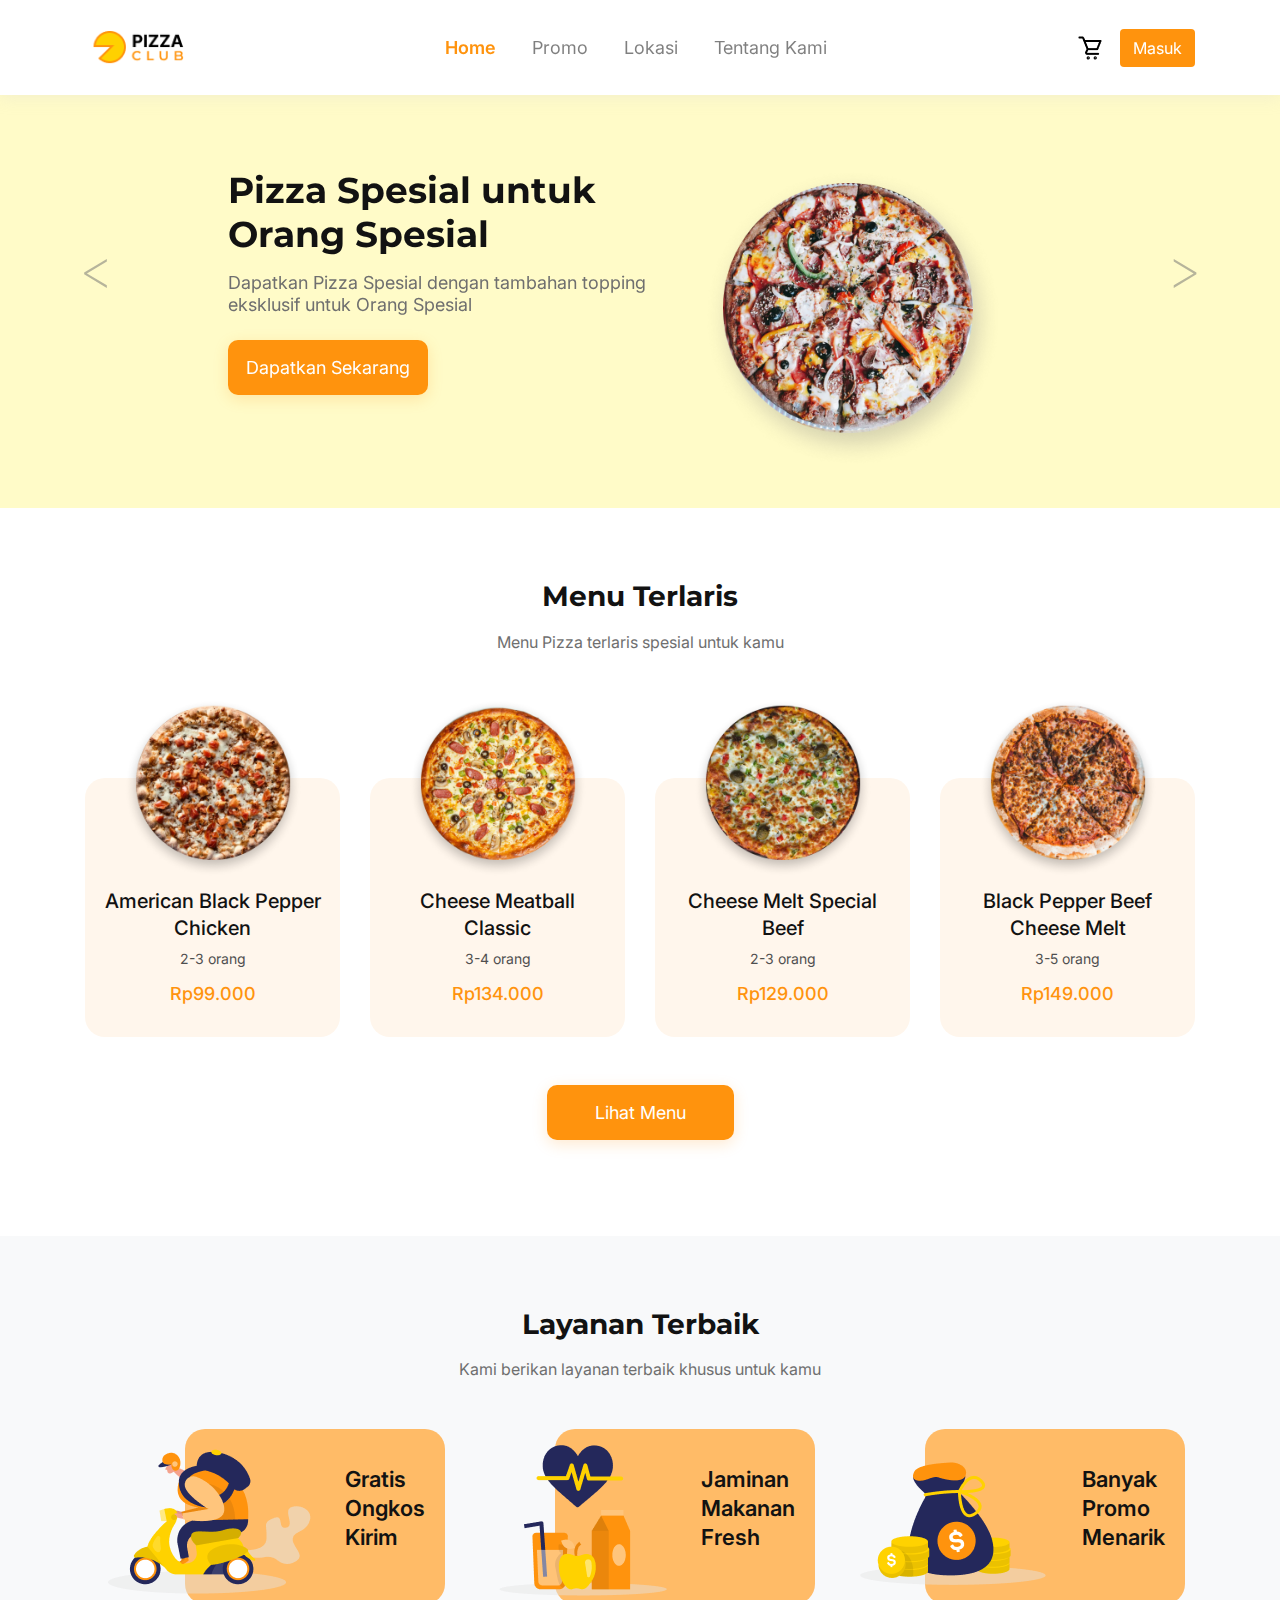
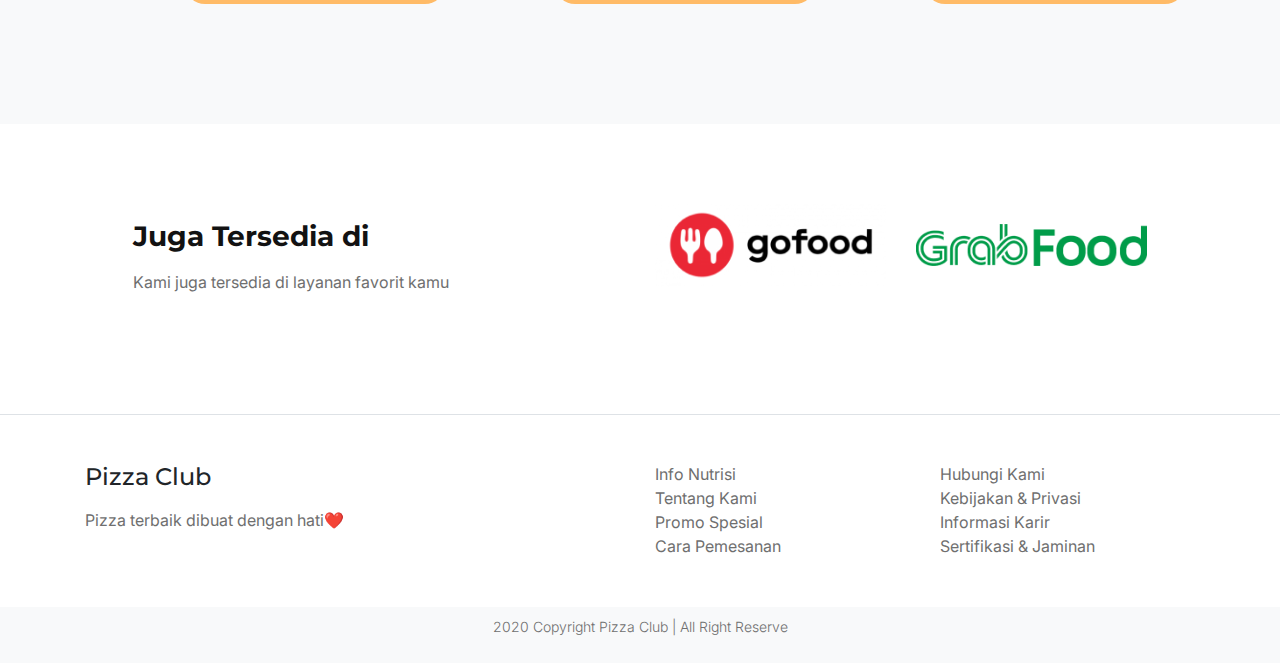
<file: index.html>
<!doctype html>
<html lang="en">
  <head>
    <!-- Required meta tags -->
    <meta charset="utf-8">
    <meta name="viewport" content="width=device-width, initial-scale=1, shrink-to-fit=no">

    <!-- Bootstrap CSS -->
    <link rel="stylesheet" href="css/bootstrap.min.css" >
    <!-- Fontawesome CSS -->
    <link rel="stylesheet" href="css/all.css">
    <!-- Google Fonts -->
    <link rel="preconnect" href="https://fonts.gstatic.com">
    <link href="https://fonts.googleapis.com/css2?family=Inter:wght@300;400;500;600&family=Montserrat:wght@700&display=swap" rel="stylesheet">

    <!-- My CSS -->
    <link rel="stylesheet" href="css/style.css">


    <title>Pizza Club</title>
  </head>
  <body>

    <!-- Navbar -->
    <nav class="navbar navbar-expand-lg navbar-light fixed-top">
        <div class="container">
            <a class="navbar-brand" href="#">
                <img src="assets/img/pizzaclub_logo.png" width="114" class="d-inline-block align-top" alt="" loading="lazy">
            </a>
            <button class="navbar-toggler" type="button" data-toggle="collapse" data-target="#navbarNav" aria-controls="navbarNav" aria-expanded="false" aria-label="Toggle navigation">
            <span class="navbar-toggler-icon"></span>
            </button>
            <div class="collapse navbar-collapse" id="navbarNav">
            <ul class="navbar-nav mx-auto">
                <li class="nav-item active">
                <a class="nav-link" href="index.html">Home</a>
                </li>
                <li class="nav-item">
                <a class="nav-link" href="#">Promo</a>
                </li>
                <li class="nav-item">
                <a class="nav-link" href="#">Lokasi</a>
                </li>
                <li class="nav-item">
                <a class="nav-link" href="#">Tentang Kami</a>
                </li>
            </ul>
            <a href="cart.html">
                <img src="assets/img/ic_cart.png" class="mr-3">
            </a>
            <a class="btn" style="background-color: #FF930D; color: white;" href="#" role="button">Masuk</a>
            </div>
        </div>
      </nav>
    <!-- Akhir Navbar -->

    <!-- Carousel -->
    <div id="carouselExampleControls" class="carousel slide mt-5 pt-5" data-ride="carousel">
        <div class="carousel-inner">
            <div class="container">
                <div class="carousel-item active">
                    <div class="row pt-5 justify-content-center">
                        <div class="col-9 col-sm-7 col-md-5 col-lg-5">
                            <h1 class="mb-3 mt-4">Pizza Spesial untuk Orang Spesial</h1>
                            <p class="mb-4">Dapatkan Pizza Spesial dengan tambahan topping eksklusif untuk Orang Spesial</p>
                            <a href="#" class="btn btn-primary">Dapatkan Sekarang</a>
                        </div>
                        <div class="col-3 col-sm-4 col-md-4 col-lg-4 d-none d-md-block d-sm-block ">
                            <img class="mb-3 mt-4" src="assets/img/pizza-slider1.png" width="300" height="300" alt="">
                        </div>
                    </div>
                </div>
                <div class="carousel-item">
                    <div class="row pt-5 justify-content-center">
                        <div class="col-9 col-sm-7 col-md-5 col-lg-5">
                            <h1 class="mb-3 mt-4">Menu Special Khusus untuk Kamu</h1>
                            <p class="mb-4">Kami menghadirkan menu spesial lainnya untuk menemani santapan dengan Pizza pesananmu</p>
                            <a href="#" class="btn btn-primary">Dapatkan Sekarang</a>
                        </div>
                        <div class="col-3 col-sm-4 col-md-4 col-lg-4 d-none d-md-block d-sm-block ">
                            <img class="mb-3 mt-4" src="assets/img/menu1.png" width="300" height="300" alt="">
                        </div>
                    </div>
                </div>
                <div class="carousel-item">
                    <div class="row pt-5 justify-content-center">
                        <div class="col-9 col-sm-7 col-md-5 col-lg-5">
                            <h1 class="mb-3 mt-4">Makanan Sehat untuk Kebugaran</h1>
                            <p class="mb-4">Jika kamu seorang vegetarian, kami menghadirkan makanan sehat untuk kamu</p>
                            <a href="#" class="btn btn-primary">Dapatkan Sekarang</a>
                        </div>
                        <div class="col-3 col-sm-4 col-md-4 col-lg-4 d-none d-md-block d-sm-block ">
                            <img class="mb-3 mt-4" src="assets/img/menu3.png" width="300" height="300" alt="">
                        </div>
                    </div>
                </div>
            </div>
        </div>
        <a class="carousel-control-prev" href="#carouselExampleControls" role="button" data-slide="prev">
          <span class="carousel-control-prev-icon" aria-hidden="true"></span>
          <span class="sr-only">Previous</span>
        </a>
        <a class="carousel-control-next" href="#carouselExampleControls" role="button" data-slide="next">
          <span class="carousel-control-next-icon" aria-hidden="true"></span>
          <span class="sr-only">Next</span>
        </a>
      </div>
    <!-- Akhir Carousel -->

    <!-- Menu -->
    <section class="menu p-5">
        <div class="container">
            <div class="row">
                <div class="col text-center pt-4">
                    <h2>Menu Terlaris</h2>
                    <p>Menu Pizza terlaris spesial untuk kamu</p>
                </div>
            </div>

            <div class="row">
                <!-- <div class="card-deck"> -->
                    <div class="col-12 col-sm-6 col-md-6 col-lg-3">
                        <div class="card card-menu pr-3 pl-3 pb-3">
                            <div class="top-sec text-center">
                            <a href="details/1.html">
                                <img src="assets/img/pizza1.png" height="180" width="180">
                            </a>
                            </div>
                            <div class="bottom-sec text-center">
                                <a href="details/1.html">
                                    <h5>American Black Pepper Chicken</h5>
                                </a>
                                <p class="person">2-3 orang</p>
                                <p class="price">Rp99.000</p>
                            </div>
                        </div>
                    </div>

                    <div class="col-12 col-sm-6 col-md-6 col-lg-3">
                        <div class="card card-menu pr-3 pl-3 pb-3">
                            <div class="top-sec text-center">
                            <a href="details/2.html">
                                <img src="assets/img/pizza2.png" height="180" width="180">
                            </a>
                            </div>
                            <div class="bottom-sec text-center">
                                <a href="details/2.html">
                                    <h5>Cheese Meatball Classic</h5>
                                </a>
                                <p class="person">3-4 orang</p>
                                <p class="price">Rp134.000</p>
                            </div>
                        </div>
                    </div>

                    <div class="col-12 col-sm-6 col-md-6 col-lg-3">
                        <div class="card card-menu pr-3 pl-3 pb-3">
                            <div class="top-sec text-center">
                            <a href="details/3.html">
                                <img src="assets/img/pizza3.png" height="180" width="180">
                            </a>
                            </div>
                            <div class="bottom-sec text-center">
                                <a href="details/3.html">
                                    <h5>Cheese Melt Special Beef</h5>
                                </a>
                                <p class="person">2-3 orang</p>
                                <p class="price">Rp129.000</p>
                            </div>
                        </div>
                    </div>

                    <div class="col-12 col-sm-6 col-md-6 col-lg-3">
                        <div class="card card-menu pr-3 pl-3 pb-3">
                            <div class="top-sec text-center">
                            <a href="details/4.html">
                                <img src="assets/img/pizza4.png" height="180" width="180">
                            </a>
                            </div>
                            <div class="bottom-sec text-center">
                                <a href="details/4.html">
                                    <h5>Black Pepper Beef Cheese Melt</h5>
                                </a>
                                <p class="person">3-5 orang</p>
                                <p class="price">Rp149.000</p>
                            </div>
                        </div>
                    </div>
                <!-- </div> -->
            </div>

            <div class="row justify-content-center">
                <div class="col-12 text-center pt-4 mt-4">
                    <a href="#" class="btn btn-primary px-5">Lihat Menu</a>
                </div>
            </div>

        </div>
    </section>

    <!-- End of Menu -->

    <!-- Layanan -->
    <section class="layanan bg-light p-5 mt-5 justify-content-center">
        <div class="container justify-content-center">
            <div class="row text-center">
                <div class="col text-center pt-4">
                    <h2>Layanan Terbaik</h2>
                    <p>Kami berikan layanan terbaik khusus untuk kamu</p>
                </div>
            </div>

            <div class="row no-gutters pt-4 pb-4">
                <div class="col-12 col-sm-12 col-md-12 col-lg-4 mb-5">
                    <div class="card card-layanan" style="max-width: 260px;">
                        <div class="row no-gutters align-items-center">
                          <div class="col-2">
                            <img src="assets/img/services1.png" class="left-sec" >
                          </div>
                          <div class="col-10">
                            <div class="card-body float-right align-content-end">
                                <p>Gratis<br/>Ongkos<br/>Kirim</p>
                            </div>
                          </div>
                        </div>
                    </div>
                </div>

                <div class="col-12 col-sm-12 col-md-12 col-lg-4 mb-5">
                    <div class="card card-layanan" style="max-width: 260px;">
                        <div class="row no-gutters align-items-center">
                          <div class="col-2">
                            <img src="assets/img/services2.png" class="left-sec" >
                          </div>
                          <div class="col-10">
                            <div class="card-body float-right align-content-end">
                                <p>Jaminan<br/>Makanan<br/>Fresh</p>
                            </div>
                          </div>
                        </div>
                    </div>
                </div>

                <div class="col-12 col-sm-12 col-md-12 col-lg-4 mb-5">
                <div class="card card-layanan" style="max-width: 260px;">
                    <div class="row no-gutters align-items-center">
                      <div class="col-2">
                        <img src="assets/img/services3.png" class="left-sec" >
                      </div>
                      <div class="col-10">
                        <div class="card-body float-right align-content-end">
                            <p>Banyak<br/>Promo<br/>Menarik</p>
                        </div>
                      </div>
                    </div>
                </div>
                </div>

            </div>

        </div>
    </section>


    <!-- End of Layanan -->


    <!-- Partner -->
    <section class="partner">
        <div class="container">
            <div class="row p-5 align-self-center">
                <div class="col-md-8 col-lg-6 pt-5">
                    <h2>Juga Tersedia di</h2>
                    <p>Kami juga tersedia di layanan favorit kamu</p>
                </div>
                <div class="col-12 col-md-6 col-lg-3 align-self-center">
                    <img src="assets/img/partner1.png" class="img-fluid" alt="">
                </div>
                <div class="col-12 col-md-6 col-lg-3 align-self-center">
                    <img src="assets/img/partner2.png" class="img-fluid" alt="">
                </div>
            </div>
        </div>

    </section>
    <!-- End of Partner -->

    <!-- Footer -->
    <footer class="border-top mt-5">
        <div class="container pt-5 pb-5">
            <div class="row">
                <div class="col-12 col-sm-6">
                    <h4>Pizza Club</h4>
                    <p>Pizza terbaik dibuat dengan hati❤️</p>
                </div>
                <div class="col-6 col-sm-3">
                    <a href="#">Info Nutrisi</a><br>
                    <a href="#">Tentang Kami</a><br>
                    <a href="#">Promo Spesial</a><br>
                    <a href="#">Cara Pemesanan</a>                
                </div>
                <div class="col-6 col-sm-3">
                    <a href="#">Hubungi Kami</a><br>
                    <a href="#">Kebijakan & Privasi</a><br>
                    <a href="#">Informasi Karir</a><br>
                    <a href="#">Sertifikasi & Jaminan</a>    
                </div>
            </div>
        </div>
        <div class="row justify-content-center bg-light container-fluid m-0 footnote">
            <p>2020 Copyright Pizza Club | All Right Reserve</p>
        </div>
    </footer>
    

    <!-- End of Footer -->

    <!-- Optional JavaScript; choose one of the two! -->

    <!-- Option 1: jQuery and Bootstrap Bundle (includes Popper) -->
    <script src="js/jquery-3.5.1.min.js"></script>
    <script src="js/popper.js"></script>
    <script src="js/all.js"></script>
    <script src="js/bootstrap.min.js"></script>

    <!-- Option 2: jQuery, Popper.js, and Bootstrap JS
    <script src="https://code.jquery.com/jquery-3.5.1.slim.min.js" integrity="sha384-DfXdz2htPH0lsSSs5nCTpuj/zy4C+OGpamoFVy38MVBnE+IbbVYUew+OrCXaRkfj" crossorigin="anonymous"></script>
    <script src="https://cdn.jsdelivr.net/npm/popper.js@1.16.1/dist/umd/popper.min.js" integrity="sha384-9/reFTGAW83EW2RDu2S0VKaIzap3H66lZH81PoYlFhbGU+6BZp6G7niu735Sk7lN" crossorigin="anonymous"></script>
    <script src="https://cdn.jsdelivr.net/npm/bootstrap@4.5.3/dist/js/bootstrap.min.js" integrity="sha384-w1Q4orYjBQndcko6MimVbzY0tgp4pWB4lZ7lr30WKz0vr/aWKhXdBNmNb5D92v7s" crossorigin="anonymous"></script>
    -->
  </body>
</html>
</file>
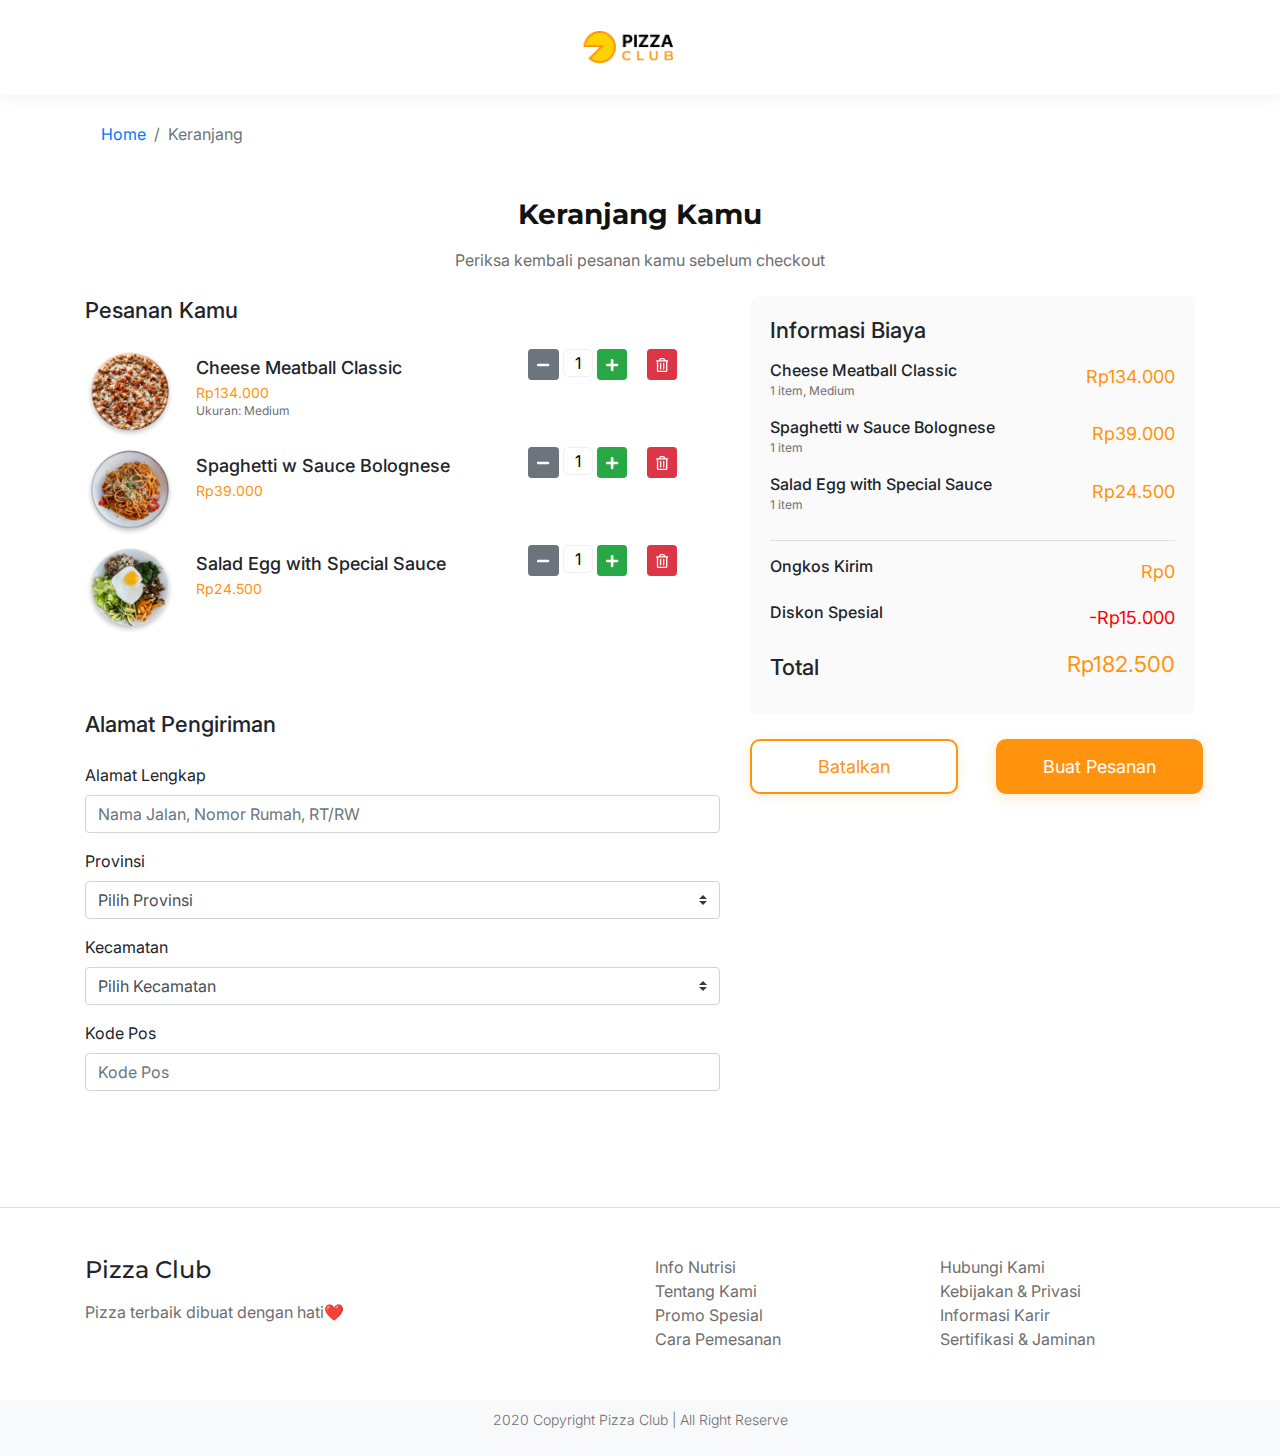
<file: cart.html>
<!doctype html>
<html lang="en">
  <head>
    <!-- Required meta tags -->
    <meta charset="utf-8">
    <meta name="viewport" content="width=device-width, initial-scale=1, shrink-to-fit=no">

    <!-- Bootstrap CSS -->
    <link rel="stylesheet" href="css/bootstrap.min.css" >
    <!-- Fontawesome CSS -->
    <link rel="stylesheet" href="css/all.css">
    <!-- Google Fonts -->
    <link rel="preconnect" href="https://fonts.gstatic.com">
    <link href="https://fonts.googleapis.com/css2?family=Inter:wght@300;400;500;600&family=Montserrat:wght@700&display=swap" rel="stylesheet">

    <!-- My CSS -->
    <link rel="stylesheet" href="css/style.css">


    <title>Keranjang - Pizza Club</title>
  </head>
  <body>

    <!-- Navbar -->
    <nav class="navbar navbar-expand-lg navbar-light fixed-top">
        <div class="container justify-content-center">
            <a class="navbar-brand" href="index.html">
                <img src="assets/img/pizzaclub_logo.png" width="114" class="d-inline-block align-top" alt="" loading="lazy">
            </a>
            </div>
        </div>
      </nav>
    <!-- Akhir Navbar -->
    
    <!-- Breadcumb -->
    <div class="container mt-5">
        <nav aria-label="breadcrumb mt-5 pt-5">
            <ol class="breadcrumb">
                <li class="breadcrumb-item"><a href="#">Home</a></li>
                <li class="breadcrumb-item active" aria-current="page">Keranjang</li>
            </ol>
        </nav>
    </div>
    <!-- End of Breadcumb -->
    
    
    <!-- Judul Awal --> 
        <section class="menu">
            <div class="container">
                <div class="row">
                    <div class="col text-center pt-4">
                        <h2>Keranjang Kamu</h2>
                        <p>Periksa kembali pesanan kamu sebelum checkout</p>
                    </div>
                </div>
            </div>
    </section> 
    <!-- End of Judul Awal -->


    <!-- Checkout Items -->

    <section class="checkout">
        <div class="container">
            <div class="row" style="margin-bottom: 100px;">
                <div class="col-lg-7">
                    <h4 class="mb-4">Pesanan Kamu</h4>

                    <div class="row mb-2">
                        <div class="col-xl-2 col-lg-3 col-md-2 col-sm-2 d-none d-sm-block d-md-block">
                            <img class="img-cart" src="assets/img/pizza1.png">
                        </div>
                        <div class="col-xl-6 col-lg-4 col-md-6 col-sm-5 col-7 ">
                            <h5 class="m-0 pt-2">Cheese Meatball Classic</h5>
                            <p class="my-0 price">Rp134.000</p>
                            <p class="m-0 caption">Ukuran: Medium</p>
                        </div>
                        <div class="col-5 col-sm-5 col-md-4 col-lg-5 col-xl-4">
                            <button class="btn btn-secondary btn-sm" type="button"><i class="fas fa-minus"></i></button>
                            <input class="qty" type="text" value="1" maxlength="2">
                            <button class="btn btn-success btn-sm" type="button"><i class="fas fa-plus"></i></button>
                            <button class="btn btn-danger btn-sm ml-3" type="button"><i class="far fa-trash-alt"></i></button>
                        </div>
                    </div>

                    <div class="row mb-2">
                        <div class="col-xl-2 col-lg-3 col-md-2 col-sm-2 d-none d-sm-block d-md-block">
                            <img class="img-cart" src="assets/img/menu1.png">
                        </div>
                        <div class="col-xl-6 col-lg-4 col-md-6 col-sm-5 col-7 ">
                            <h5 class="m-0 pt-2">Spaghetti w Sauce Bolognese</h5>
                            <p class="my-0 price">Rp39.000</p>
                        </div>
                        <div class="col-5 col-sm-5 col-md-4 col-lg-5 col-xl-4">
                            <button class="btn btn-secondary btn-sm" type="button"><i class="fas fa-minus"></i></button>
                            <input class="qty" type="text" value="1" maxlength="2">
                            <button class="btn btn-success btn-sm" type="button"><i class="fas fa-plus"></i></button>
                            <button class="btn btn-danger btn-sm ml-3" type="button"><i class="far fa-trash-alt"></i></button>
                        </div>
                    </div>

                    <div class="row mb-2">
                        <div class="col-lg-3 col-xl-2 col-md-2 col-sm-2 d-none d-sm-block d-md-block">
                            <img class="img-cart" src="assets/img/menu3.png">
                        </div>
                        <div class="col-lg-4 col-xl-6 col-md-6 col-sm-5 col-7 ">
                            <h5 class="m-0 pt-2">Salad Egg with Special Sauce</h5>
                            <p class="my-0 price">Rp24.500</p>
                        </div>
                        <div class="col-5 col-sm-5 col-md-4 col-lg-5 col-xl-4">
                            <button class="btn btn-secondary btn-sm" type="button"><i class="fas fa-minus"></i></button>
                            <input class="qty" type="text" value="1" maxlength="2">
                            <button class="btn btn-success btn-sm" type="button"><i class="fas fa-plus"></i></button>
                            <button class="btn btn-danger btn-sm ml-3" type="button"><i class="far fa-trash-alt"></i></button>
                        </div>
                    </div>

                    <h4 class="mb-4" style="margin-top: 75px;">Alamat Pengiriman</h4>
                    <form>
                        <div class="form-group">
                            <label for="alamat">Alamat Lengkap</label>
                            <input type="text" class="form-control" id="alamat" placeholder="Nama Jalan, Nomor Rumah, RT/RW">
                        </div>
                        <div class="form-group">
                            <label for="provinsi">Provinsi</label>
                            <select class="custom-select">
                                <option selected>Pilih Provinsi</option>
                                <option value="DKI Jakarta">DKI Jakarta</option>
                                <option value="Jawa Barat">Jawa Barat</option>
                            </select>
                        </div>
                        <div class="form-group">
                            <label for="kecamatan">Kecamatan</label>
                            <select class="custom-select">
                                <option selected>Pilih Kecamatan</option>
                                <option value="Bekasi Barat">Bekasi Barat</option>
                                <option value="Bekasi Timur">Bekasi Timur</option>
                                <option value="Jakarta Timur">Jakarta Timur</option>
                                <option value="Jakarta Selatan">Jakarta Selatan</option>
                                <option value="Jakarta Barat">Jakarta Barat</option>
                            </select>  
                        </div>
                        <div class="form-group">
                            <label for="kodepos">Kode Pos</label>
                            <input type="text" class="form-control" id="kodepos" placeholder="Kode Pos">
                        </div>
                    </form>

                </div>

                <div class="col-lg-5">
                    <div class="card detail-order">
                        <div class="card-body">
                          <h4 class="card-title mb-3">Informasi Biaya</h4>
                          <div class="row mb-2">
                              <div class="col-8">
                                  <h6>Cheese Meatball Classic</h6>
                                  <p class="caption">1 item, Medium</p>
                              </div>
                              <div class="col-4 d-flex justify-content-end">
                                  <p class="price-detail align-self-center">Rp134.000</p>
                              </div>
                          </div>

                          <div class="row mb-2">
                            <div class="col-8">
                                <h6>Spaghetti w Sauce Bolognese</h6>
                                <p class="caption">1 item</p>
                            </div>
                            <div class="col-4 d-flex justify-content-end">
                                <p class="price-detail align-self-center">Rp39.000</p>
                            </div>
                        </div>

                        <div class="row mb-2">
                          <div class="col-8">
                              <h6>Salad Egg with Special Sauce</h6>
                              <p class="caption">1 item</p>
                          </div>
                          <div class="col-4 d-flex justify-content-end">
                              <p class="price-detail align-self-center">Rp24.500</p>
                          </div>
                      </div>
                      <hr>

                      <div class="row">
                        <div class="col-8">
                            <h6>Ongkos Kirim</h6>
                        </div>
                        <div class="col-4 d-flex justify-content-end">
                            <p class="price-detail">Rp0</p>
                        </div>
                    </div>

                    <div class="row">
                      <div class="col-8">
                          <h6>Diskon Spesial</h6>
                      </div>
                      <div class="col-4 d-flex justify-content-end">
                          <p class="price-detail" style="color: red;">-Rp15.000</p>
                      </div>
                    </div>

                    <div class="row">
                        <div class="col-8 mt-1">
                            <h4>Total</h4>
                        </div>
                        <div class="col-4 d-flex justify-content-end">
                            <p class="price-detail" style="font-size: 22px;">Rp182.500</p>
                        </div>
                    </div>

                    </div>
                    </div>

                    <div class="row">
                        <div class="col">
                            <button class="btn btn-wishlist mt-4 btn-block" type="button">Batalkan</button>
                        </div>
                        <div class="col">
                            <button class="btn btn-primary mt-4 ml-2 btn-block" type="button" data-toggle="modal" data-target="#checkoutModal">Buat Pesanan</button>
                        </div>
                    </div>

                </div>
            </div>
        </div>
    </section>

    <!-- End of Checkout Items -->

    <!-- Modal Checkout -->
    <div class="modal fade" id="checkoutModal" tabindex="-1" aria-labelledby="checkoutModalLabel" aria-hidden="true">
        <div class="modal-dialog">
        <div class="modal-content">
            <div class="modal-body text-center">
                <img src="assets/img/img_success.png">
                <h3>Pesanan Diterima</h3>
                <p class="checkout-success">Pesanan sudah kami terima dan akan diproses segera. Silakan duduk manis menunggu pengantaran.</p>
                <button type="button" class="btn btn-primary mb-5" data-dismiss="modal">Kembali</button>
            </div>
        </div>
        </div>
    </div>
    <!-- End of Modal Checkout -->


    <!-- Footer -->
    <footer class="border-top mt-5">
        <div class="container pt-5 pb-5">
            <div class="row">
                <div class="col-12 col-sm-6">
                    <h4>Pizza Club</h4>
                    <p>Pizza terbaik dibuat dengan hati❤️</p>
                </div>
                <div class="col-6 col-sm-3">
                    <a href="#">Info Nutrisi</a><br>
                    <a href="#">Tentang Kami</a><br>
                    <a href="#">Promo Spesial</a><br>
                    <a href="#">Cara Pemesanan</a>                
                </div>
                <div class="col-6 col-sm-3">
                    <a href="#">Hubungi Kami</a><br>
                    <a href="#">Kebijakan & Privasi</a><br>
                    <a href="#">Informasi Karir</a><br>
                    <a href="#">Sertifikasi & Jaminan</a>    
                </div>
            </div>
        </div>
        <div class="row justify-content-center bg-light container-fluid m-0 footnote">
            <p>2020 Copyright Pizza Club | All Right Reserve</p>
        </div>
    </footer>
    

    <!-- End of Footer -->

    <!-- Optional JavaScript; choose one of the two! -->

    <!-- Option 1: jQuery and Bootstrap Bundle (includes Popper) -->
    <script src="js/jquery-3.5.1.min.js"></script>
    <script src="js/popper.js"></script>
    <script src="js/all.js"></script>
    <script src="js/bootstrap.min.js"></script>

    <!-- Option 2: jQuery, Popper.js, and Bootstrap JS -->
    <script src="https://code.jquery.com/jquery-3.5.1.slim.min.js" integrity="sha384-DfXdz2htPH0lsSSs5nCTpuj/zy4C+OGpamoFVy38MVBnE+IbbVYUew+OrCXaRkfj" crossorigin="anonymous"></script>
    <script src="https://cdn.jsdelivr.net/npm/popper.js@1.16.1/dist/umd/popper.min.js" integrity="sha384-9/reFTGAW83EW2RDu2S0VKaIzap3H66lZH81PoYlFhbGU+6BZp6G7niu735Sk7lN" crossorigin="anonymous"></script>
    <script src="https://cdn.jsdelivr.net/npm/bootstrap@4.5.3/dist/js/bootstrap.min.js" integrity="sha384-w1Q4orYjBQndcko6MimVbzY0tgp4pWB4lZ7lr30WKz0vr/aWKhXdBNmNb5D92v7s" crossorigin="anonymous"></script>
    
  </body>
</html>
</file>
<file: css/style.css>
body {
    font-family: 'Montserrat';
}

body p {
    font-family: Inter;
    line-height: 40px;
    color: #6F6F6F;
}

body h2 {
    font-weight: bold;
    font-size: 28px;
    color: #121212;
}

.btn-primary {
    background: #FF930D !important;
    box-shadow: 0px 4px 15px rgba(255, 147, 13, 0.2);
    border-radius: 10px;
    padding-top: 14px;
    padding-bottom: 14px;
    padding-right: 18px;
    padding-left: 18px;
    border: 0px;
    font-family: Inter;
    font-style: normal;
    font-weight: 400;
    font-size: 18px;
    text-align: center;
    align-items: center;
}

.navbar {
    font-family: 'Inter';
    font-size: 18px;
    font-weight: 400;
    background-color: white;
    box-shadow: 0px 3px 15px rgba(211, 211, 211, 0.25);
}

.nav-item {
    margin-right: 20px;
}

.nav-item.active a {
    font-weight: 600;
    color: #FF930D !important;
}

/* Carousel */
.carousel {
    height: 460px;
    background: #FFFBC8;
}

.carousel h1 {
    font-family: Montserrat;
    font-style: normal;
    font-weight: bold;
    font-size: 36px;
    line-height: 44px;
    color: #121212;
}

.carousel p {
    font-family: Inter;
    font-style: normal;
    font-weight: normal;
    font-size: 18px;
    line-height: 22px;
    color: #6F6F6F;
}

.carousel.btn-primary {
    width: 216px;
    height: 60px;
    left: 330px;
    top: 380px;

    background: #FF930D !important;
    box-shadow: 0px 4px 15px rgba(255, 147, 13, 0.2);
    border-radius: 10px;
}

.carousel-control-prev-icon,
.carousel-control-next-icon {
    height: 100px;
    width: 100px;
    font-family: Inter;
    font-weight: 200;
    outline: black;
    background-size: 100%, 100%;
    border-radius: 50%;
    background-image: none;
}

.carousel-control-next-icon:after {
    content: '>';
    font-size: 55px;
    color: #6F6F6F;
}

.carousel-control-prev-icon:after {
    content: '<';
    font-size: 55px;
    color: #6F6F6F;
}

/* Menu */
.menu h5 {
    font-family: Inter;
    font-style: normal;
    font-weight: 500;
    font-size: 20px;
    line-height: 27px;
    text-align: center;
    color: #121212;
}

.menu .person {
    font-style: normal;
    font-weight: normal;
    font-size: 14px;
    line-height: 17px;
    color: #4F4F4F;
}

.menu .price {
    font-style: normal;
    font-weight: 500;
    font-size: 18px;
    line-height: 22px;
    color: #FF930D;
}

.card-menu {
    margin-top: 100px;
    background: #FFF6EC;
    border-radius: 20px;
    border: 0px;
}

.card-menu .top-sec {
    margin-top: -80px;
    margin-bottom: 10px;
}

/* Layanan */
.card-layanan {
    margin-left: 100px;
    background: #FFBB67;
    border-radius: 20px;
    border: 0px;
    font-family: Inter;
    font-weight: 600;
    font-size: 24px;
    line-height: 29px;
    color: #121212
}

.card-layanan p {
    font-family: Inter;
    font-style: normal;
    font-weight: 600;
    font-size: 22px;
    line-height: 29px;
    color: #121212;
}

.card-layanan .left-sec {
    margin-left: -85px;
    margin-right: 10px;
}

.card-layanan .card-body {
    padding-left: -100px;
}

/* Footer */
footer .footnote {
    font-family: Inter;
    font-weight: 300;
    font-size: 14px;
    color: #6F6F6F;
}

footer a {
    font-family: Inter;
    font-size: 16px;
    line-height: 22px;
    color: #6F6F6F;
}

/* Breadcrumb */
.breadcrumb {
    margin-top: 110px;
    background: transparent;
    font-family: Inter;
    font-size: 16px;
}

/* Detail Produk */
.card-detail {
    background: #FFF7EF;
    border-radius: 20px;
    border: 0px;
}

.detail-product {
    font-family: Inter;
}

.detail-product h1 {
    font-family: Inter;
    font-style: normal;
    font-weight: 600;
    font-size: 32px;
    color: #121212
}

.detail-product h3 {
    font-family: Inter;
    font-weight: 600;
    font-size: 26px;
    color: #FF930D;
}

.detail-product input {
    width: 30px;
    font-size: 8;
    border: 1px solid #f0f0f0 !important;
    border-radius: 5px;
    text-align: center;
    font-family: Inter;
}

.detail-product .btn-secondary {
    background-color: #E6E6E6;
    border: 0px;
    color: #6F6F6F;
}

.detail-product .btn-success {
    background-color: #FF930D;
    border: 0px;
    /* color: #6F6F6F; */
}

.btn-wishlist {
    background-color: white;
    border: 2px solid #FF930D !important;
    color: #FF930D;
    box-shadow: 0px 2px 10px rgba(255, 147, 13, 0.2);
    border-radius: 10px;
    padding-top: 12px;
    padding-bottom: 12px;
    padding-right: 16px;
    padding-left: 16px;
    font-family: Inter;
    font-size: 18px;
    text-align: center;
    align-items: center;
    box-sizing: border-box;
}

/* Product Description */
.product-description {
    background-color: #f8f8f8;
    height: 250px;
    padding: 20px;
    margin-top: 60px;
    font-family: Inter;

}

.product-description .tab-content {
    background: #FFFFFF;
    box-shadow: 0px 8px 15px rgba(230, 230, 230, 0.25);
    border-radius: 0px 10px 10px 10px;
}

.product-description .nav-tabs {
    border: 0px;
}

.product-description .nav-link {
    border: 0px;
    padding-left: 50px;
    padding-right: 50px;
    box-sizing: border-box;
    border-radius: 10px 10px 0px 0px;
    /* height: 320px; */
}

.product-description .tab-pane {
    font-size: 16px;
    line-height: 40px;
    color: #6F6F6F;
}

.product-description h5 {
    font-size: 16px !important;
    margin-bottom: 5px;
    margin-top: 8px;
}

.product-description .review {
    font-size: 14px !important;
    padding: 0px;
    line-height: 20px;

}

.product-box {
    height: 320px;
    overflow: scroll;
}

.other-menu {
    margin-top: 320px;
    margin-bottom: 180px;
}

/* Cart Checkout */
.img-cart {
    height: 90px;
    width: 90px;
}

.checkout {
    font-family: Inter;
}

.checkout h4 {
    font-weight: 500;
    font-size: 22px;
    line-height: 29px;
}

.checkout h5 {
    font-weight: 500;
    font-size: 18px;
}

.checkout .price {
    font-size: 14px;
    line-height: 30px;
    color: #FF930D;
}

.checkout .price-detail {
    font-size: 18px;
    line-height: 30px;
    color: #FF930D;
}

.checkout .caption {
    font-size: 12px !important;
    line-height: 6px;
    color: #6F6F6F !important;
}

.checkout .qty {
    width: 30px !important;
    font-size: 6;
    border: 1px solid #f0f0f0 !important;
    border-radius: 5px;
    text-align: center;
    font-family: Inter;
}

.checkout .detail-order {
    background: #FAFAFA;
    border-radius: 10px;
    border: 0px;
}

.checkout .checkout-success {
    font-size: 18px;
    line-height: 80%;
}
</file>
